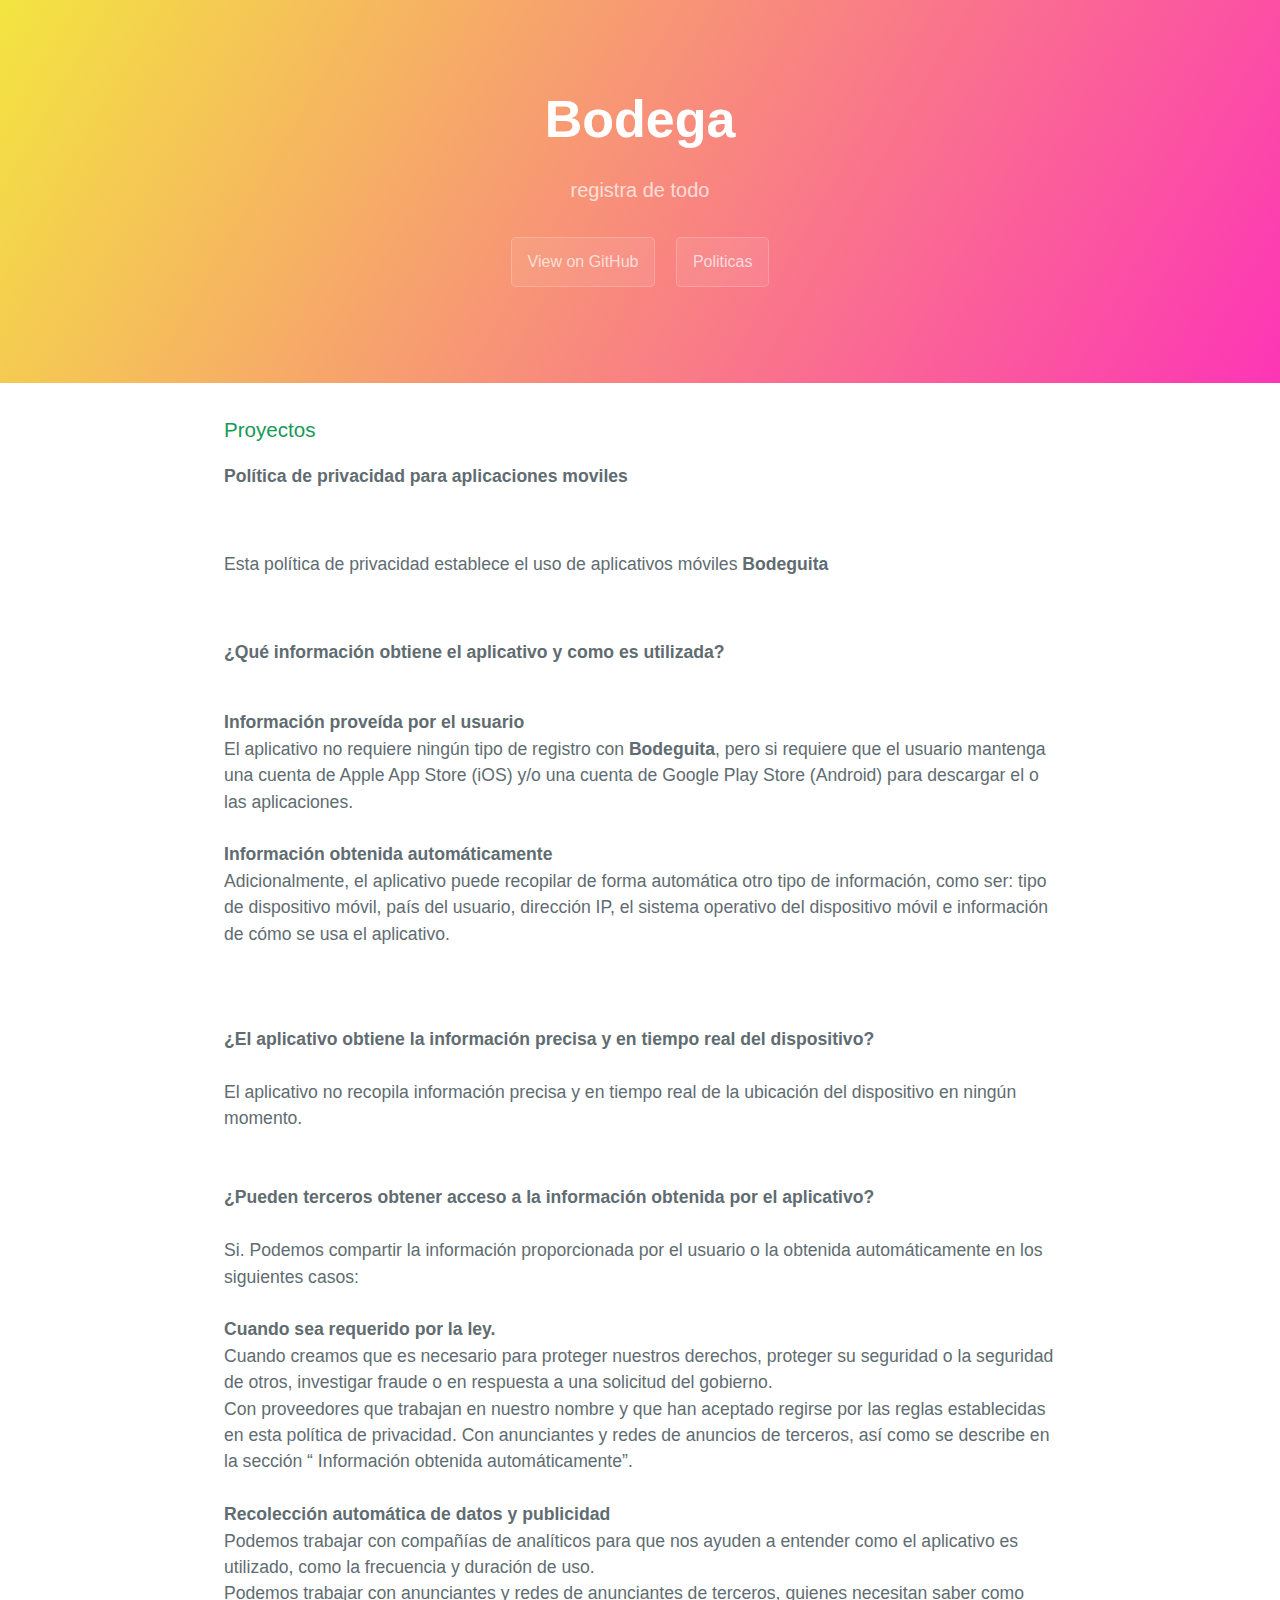
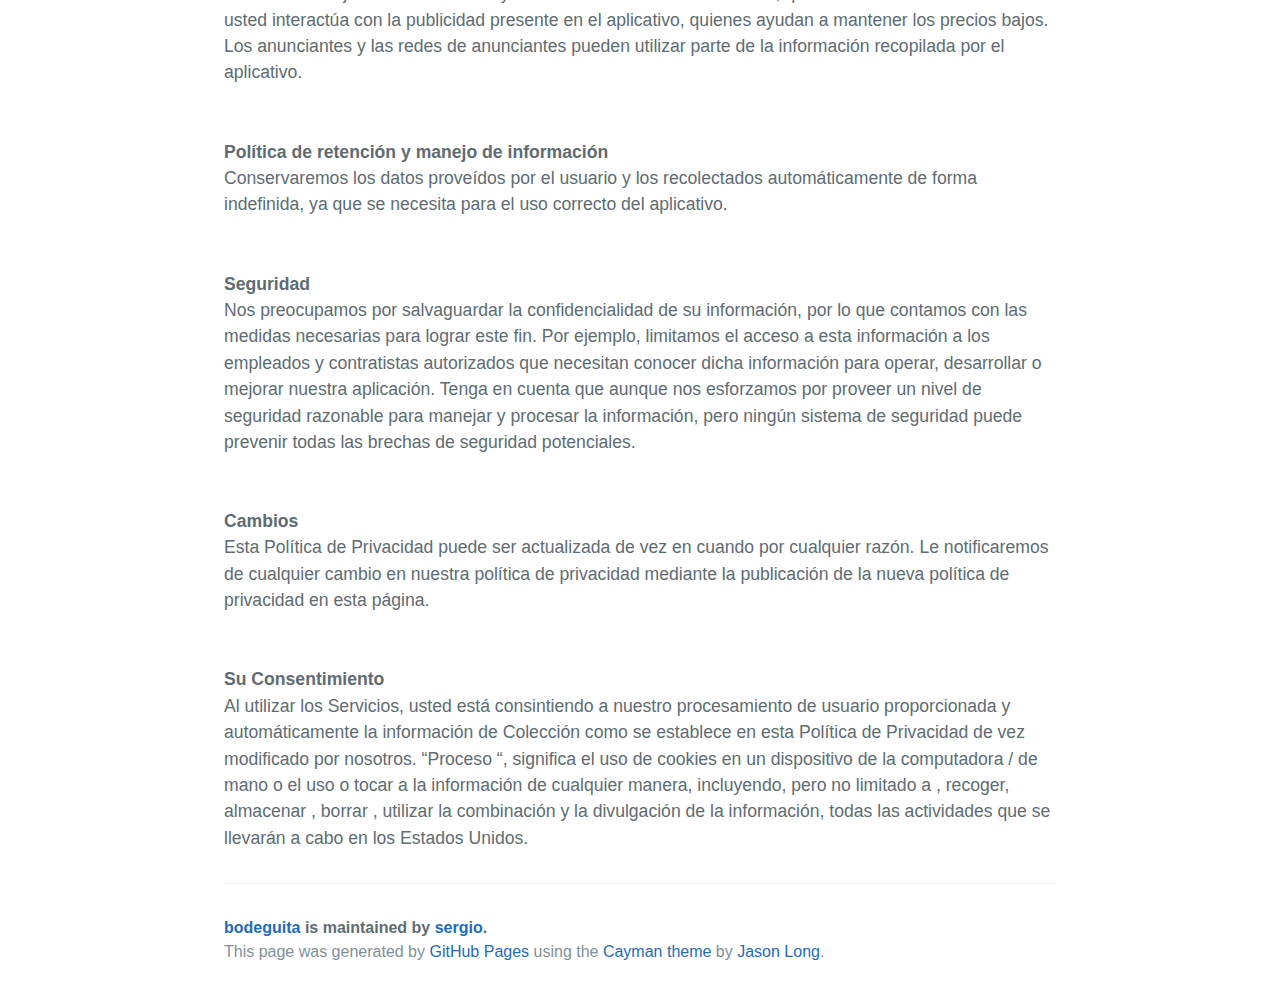
<file: index.html>
<!DOCTYPE html>

<html lang="en-us"><head><meta http-equiv="Content-Type" content="text/html; charset=UTF-8">
    
    <title>politicas de seguridad</title>
    <meta name="viewport" content="width=device-width, initial-scale=1">
    <link rel="stylesheet" type="text/css" href="./css/normalize.css" media="screen">
    <link href="./css/css" rel="stylesheet" type="text/css">
    <link rel="stylesheet" type="text/css" href="./css/stylesheet.css" media="screen">
    <link rel="stylesheet" type="text/css" href="./css/github-light.css" media="screen">
  </head>
  <body>
    <section class="page-header">
      <h1 class="project-name">Bodega</h1>
      <h2 class="project-tagline">registra de todo</h2>
      <a href="https://sergiocris.github.io/sergio.github.io/" class="btn">View on GitHub</a>
      <a href="https://sergiocris.github.io/sergio.github.io/politicas.html" class="btn">Politicas</a>
      
      
    </section>

    <section class="main-content">
      <h3>
<a  class="anchor" href="#" aria-hidden="true"><span aria-hidden="true" class="octicon octicon-link"></span></a>Proyectos</h3>



<p><b>Política de privacidad para aplicaciones moviles</b></p><br>

<p>Esta política de privacidad establece el uso de aplicativos móviles <b>Bodeguita</b></p>


<br>



<p>
<b>¿Qué información obtiene el aplicativo y como es utilizada?</b>
</p>



<br><b>Información proveída por el usuario</b>
<br>El aplicativo no requiere ningún tipo de registro con <b>Bodeguita</b>, pero si requiere que el usuario mantenga una cuenta de Apple App Store (iOS) y/o una cuenta de Google Play Store (Android) para descargar el o las aplicaciones.


<!-- question --><br><br>

<b>Información obtenida automáticamente</b>



<br>Adicionalmente, el aplicativo puede recopilar de forma automática otro tipo de información, como ser: tipo de dispositivo móvil, país del usuario, dirección IP, el sistema operativo del dispositivo móvil e información de cómo se usa el aplicativo.


<!-- question --><br><br>
<br>
<br><b>¿El aplicativo obtiene la información precisa y en tiempo real del dispositivo?</b>
<br>
<br>El aplicativo no recopila información precisa y en tiempo real de la ubicación del dispositivo en ningún momento.


<!-- question --><br><br>
<br>
<b>¿Pueden terceros obtener acceso a la información obtenida por el aplicativo?</b>
<br>
<br>Si.  Podemos compartir la información proporcionada por el usuario o la obtenida automáticamente en los siguientes casos:



<!-- subtitulo --><br><br>
<b>Cuando sea requerido por la ley.</b>
<br>
Cuando creamos que es necesario para proteger nuestros derechos, proteger su seguridad o la seguridad de otros, investigar fraude o en respuesta a una solicitud del gobierno.
<br>
Con proveedores que trabajan en nuestro nombre y que han aceptado regirse por las reglas establecidas en esta política de privacidad.
Con anunciantes y redes de anuncios de terceros, así como se describe en la sección “ Información obtenida automáticamente”.


<!-- subtitulo --><br><br>
<b>Recolección automática de datos y publicidad</b>
<br>
Podemos trabajar con compañías de analíticos para que nos ayuden a entender como el aplicativo es utilizado, como la frecuencia y duración de uso.
<br>
Podemos trabajar con anunciantes y redes de anunciantes de terceros, quienes necesitan saber como usted interactúa con la publicidad presente en el aplicativo, quienes ayudan a mantener los precios bajos.  Los anunciantes y las redes de anunciantes pueden utilizar parte de la información recopilada por el aplicativo.


<!-- subtitulo --><br><br>
<br>
<b>Política de retención y manejo de información</b>
<br>
Conservaremos los datos proveídos por el usuario y los recolectados automáticamente de forma indefinida, ya que se necesita para el uso correcto del aplicativo.



<!-- question --><br><br>
<br>
<b>Seguridad</b>
<br>
Nos preocupamos por  salvaguardar la confidencialidad de su información, por lo que contamos con las medidas necesarias para lograr este fin.  Por ejemplo, limitamos el acceso a esta información a los empleados y contratistas autorizados que necesitan conocer dicha información para operar, desarrollar o mejorar nuestra aplicación. Tenga en cuenta que aunque nos esforzamos por proveer un nivel de seguridad razonable para manejar y procesar la información, pero ningún sistema de seguridad puede prevenir todas las brechas de seguridad potenciales.

<!-- question --><br><br>
<br>
<b>Cambios</b>
<br>
Esta Política de Privacidad puede ser actualizada de vez en cuando por cualquier razón. Le notificaremos de cualquier cambio en nuestra política de privacidad mediante la publicación de la nueva política de privacidad en esta página.

<!-- question --><br><br>
<br>
<b>Su Consentimiento</b>
<br>
Al utilizar los Servicios, usted está consintiendo a nuestro procesamiento de usuario proporcionada y automáticamente la información de Colección como se establece en esta Política de Privacidad de vez modificado por nosotros. “Proceso “, significa el uso de cookies en un dispositivo de la computadora / de mano o el uso o tocar a la información de cualquier manera, incluyendo, pero no limitado a , recoger, almacenar , borrar , utilizar la combinación y la divulgación de la información, todas las actividades que se llevarán a cabo en los Estados Unidos.




      <footer class="site-footer">
        <span class="site-footer-owner"><a href="#">bodeguita</a> is maintained by <a href="https://github.com/sergiocris">sergio</a>.</span>

        <span class="site-footer-credits">This page was generated by <a href="https://pages.github.com/">GitHub Pages</a> using the <a href="https://github.com/jasonlong/cayman-theme">Cayman theme</a> by <a href="https://twitter.com/jasonlong">Jason Long</a>.</span>
      </footer>

    </section>


  

</body></html>
</file>
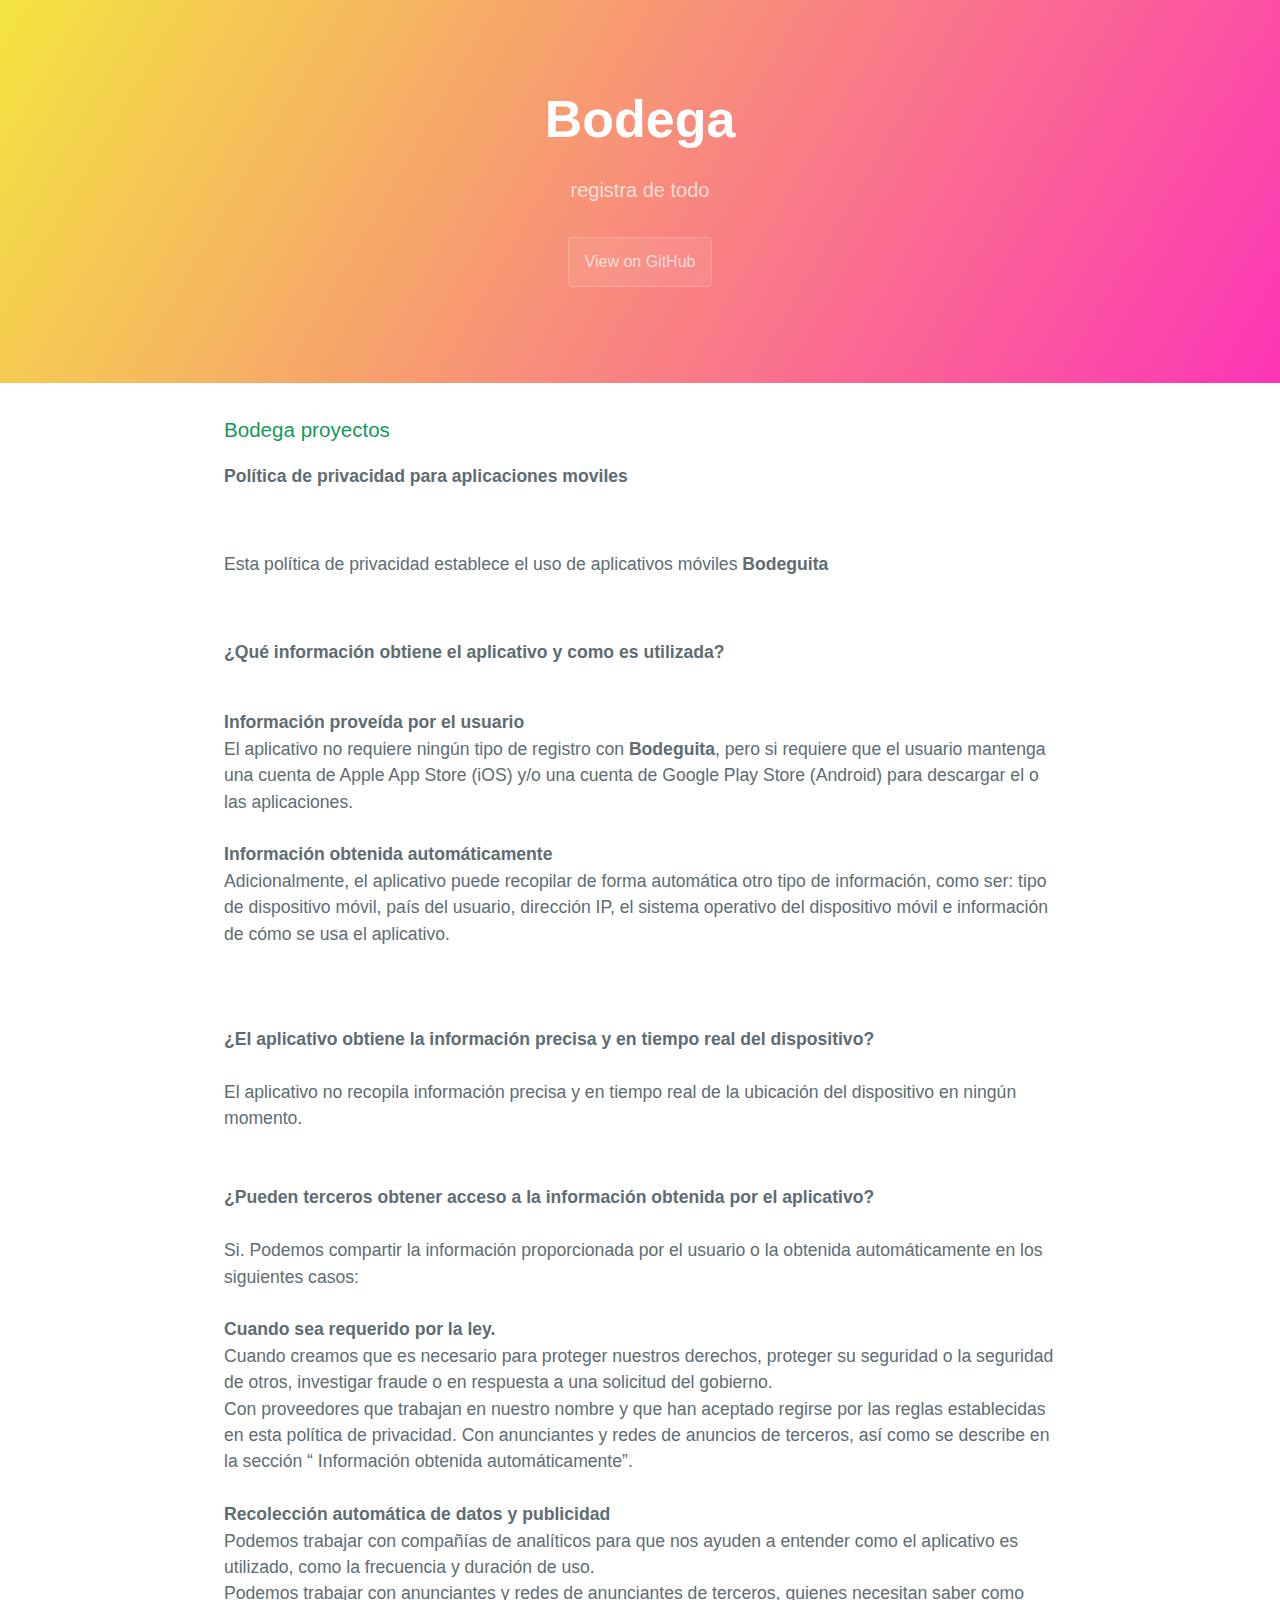
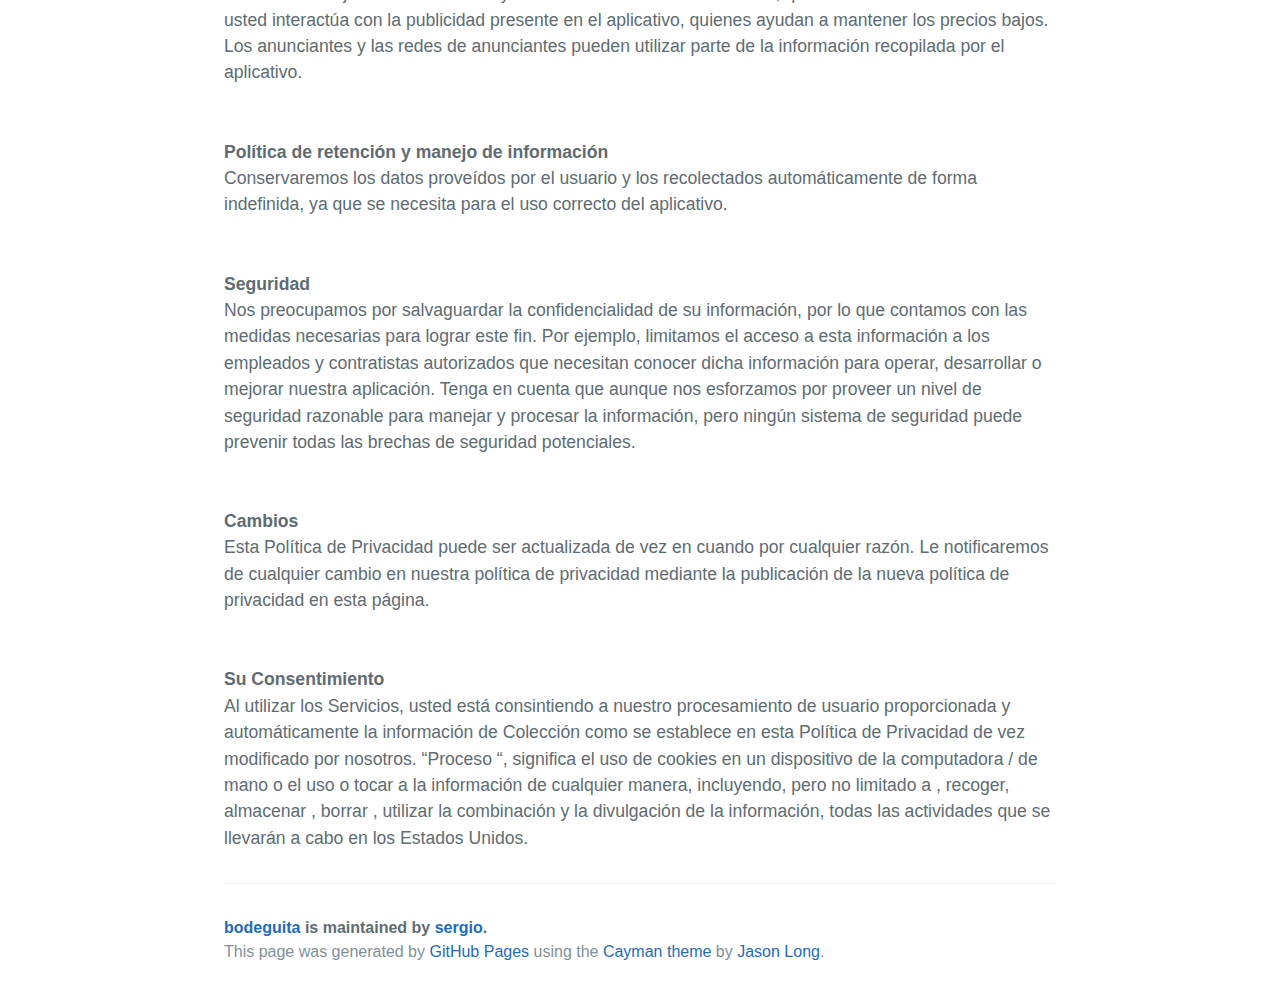
<file: politicas.html>
<!DOCTYPE html>

<html lang="en-us"><head><meta http-equiv="Content-Type" content="text/html; charset=UTF-8">
    
    <title>politicas de seguridad</title>
    <meta name="viewport" content="width=device-width, initial-scale=1">
    <link rel="stylesheet" type="text/css" href="./css/normalize.css" media="screen">
    <link href="./css/css" rel="stylesheet" type="text/css">
    <link rel="stylesheet" type="text/css" href="./css/stylesheet.css" media="screen">
    <link rel="stylesheet" type="text/css" href="./css/github-light.css" media="screen">
  </head>
  <body>
    <section class="page-header">
      <h1 class="project-name">Bodega</h1>
      <h2 class="project-tagline">registra de todo</h2>
      <a href="https://sergiocris.github.io/sergio.github.io/" class="btn">View on GitHub</a>
      
      
    </section>

    <section class="main-content">
      <h3>
<a  class="anchor" href="#" aria-hidden="true"><span aria-hidden="true" class="octicon octicon-link"></span></a>Bodega proyectos</h3>



<p><b>Política de privacidad para aplicaciones moviles</b></p><br>

<p>Esta política de privacidad establece el uso de aplicativos móviles <b>Bodeguita</b></p>


<br>



<p>
<b>¿Qué información obtiene el aplicativo y como es utilizada?</b>
</p>



<br><b>Información proveída por el usuario</b>
<br>El aplicativo no requiere ningún tipo de registro con <b>Bodeguita</b>, pero si requiere que el usuario mantenga una cuenta de Apple App Store (iOS) y/o una cuenta de Google Play Store (Android) para descargar el o las aplicaciones.


<!-- question --><br><br>

<b>Información obtenida automáticamente</b>



<br>Adicionalmente, el aplicativo puede recopilar de forma automática otro tipo de información, como ser: tipo de dispositivo móvil, país del usuario, dirección IP, el sistema operativo del dispositivo móvil e información de cómo se usa el aplicativo.


<!-- question --><br><br>
<br>
<br><b>¿El aplicativo obtiene la información precisa y en tiempo real del dispositivo?</b>
<br>
<br>El aplicativo no recopila información precisa y en tiempo real de la ubicación del dispositivo en ningún momento.


<!-- question --><br><br>
<br>
<b>¿Pueden terceros obtener acceso a la información obtenida por el aplicativo?</b>
<br>
<br>Si.  Podemos compartir la información proporcionada por el usuario o la obtenida automáticamente en los siguientes casos:



<!-- subtitulo --><br><br>
<b>Cuando sea requerido por la ley.</b>
<br>
Cuando creamos que es necesario para proteger nuestros derechos, proteger su seguridad o la seguridad de otros, investigar fraude o en respuesta a una solicitud del gobierno.
<br>
Con proveedores que trabajan en nuestro nombre y que han aceptado regirse por las reglas establecidas en esta política de privacidad.
Con anunciantes y redes de anuncios de terceros, así como se describe en la sección “ Información obtenida automáticamente”.


<!-- subtitulo --><br><br>
<b>Recolección automática de datos y publicidad</b>
<br>
Podemos trabajar con compañías de analíticos para que nos ayuden a entender como el aplicativo es utilizado, como la frecuencia y duración de uso.
<br>
Podemos trabajar con anunciantes y redes de anunciantes de terceros, quienes necesitan saber como usted interactúa con la publicidad presente en el aplicativo, quienes ayudan a mantener los precios bajos.  Los anunciantes y las redes de anunciantes pueden utilizar parte de la información recopilada por el aplicativo.


<!-- subtitulo --><br><br>
<br>
<b>Política de retención y manejo de información</b>
<br>
Conservaremos los datos proveídos por el usuario y los recolectados automáticamente de forma indefinida, ya que se necesita para el uso correcto del aplicativo.



<!-- question --><br><br>
<br>
<b>Seguridad</b>
<br>
Nos preocupamos por  salvaguardar la confidencialidad de su información, por lo que contamos con las medidas necesarias para lograr este fin.  Por ejemplo, limitamos el acceso a esta información a los empleados y contratistas autorizados que necesitan conocer dicha información para operar, desarrollar o mejorar nuestra aplicación. Tenga en cuenta que aunque nos esforzamos por proveer un nivel de seguridad razonable para manejar y procesar la información, pero ningún sistema de seguridad puede prevenir todas las brechas de seguridad potenciales.

<!-- question --><br><br>
<br>
<b>Cambios</b>
<br>
Esta Política de Privacidad puede ser actualizada de vez en cuando por cualquier razón. Le notificaremos de cualquier cambio en nuestra política de privacidad mediante la publicación de la nueva política de privacidad en esta página.

<!-- question --><br><br>
<br>
<b>Su Consentimiento</b>
<br>
Al utilizar los Servicios, usted está consintiendo a nuestro procesamiento de usuario proporcionada y automáticamente la información de Colección como se establece en esta Política de Privacidad de vez modificado por nosotros. “Proceso “, significa el uso de cookies en un dispositivo de la computadora / de mano o el uso o tocar a la información de cualquier manera, incluyendo, pero no limitado a , recoger, almacenar , borrar , utilizar la combinación y la divulgación de la información, todas las actividades que se llevarán a cabo en los Estados Unidos.




      <footer class="site-footer">
        <span class="site-footer-owner"><a href="#">bodeguita</a> is maintained by <a href="https://github.com/sergiocris">sergio</a>.</span>

        <span class="site-footer-credits">This page was generated by <a href="https://pages.github.com/">GitHub Pages</a> using the <a href="https://github.com/jasonlong/cayman-theme">Cayman theme</a> by <a href="https://twitter.com/jasonlong">Jason Long</a>.</span>
      </footer>

    </section>


  

</body></html>
</file>
<file: css/stylesheet.css>
* {
  box-sizing: border-box; }

body {
  padding: 0;
  margin: 0;
  font-family: "Open Sans", "Helvetica Neue", Helvetica, Arial, sans-serif;
  font-size: 16px;
  line-height: 1.5;
  color: #606c71; }

a {
  color: #1e6bb8;
  text-decoration: none; }
  a:hover {
    text-decoration: underline; }

a.redes {
  color: #cccccc;
  text-decoration: none; }
  a.redes:hover {
    text-decoration: none; }

.btn {
  display: inline-block;
  margin-bottom: 1rem;
  color: rgba(255, 255, 255, 0.7);
  background-color: rgba(255, 255, 255, 0.08);
  border-color: rgba(255, 255, 255, 0.2);
  border-style: solid;
  border-width: 1px;
  border-radius: 0.3rem;
  transition: color 0.2s, background-color 0.2s, border-color 0.2s; }
  .btn + .btn {
    margin-left: 1rem; }

.btn:hover {
  color: rgba(255, 255, 255, 0.8);
  text-decoration: none;
  background-color: rgba(255, 255, 255, 0.2);
  border-color: rgba(255, 255, 255, 0.3); }

@media screen and (min-width: 64em) {
  .btn {
    padding: 0.75rem 1rem; } }

@media screen and (min-width: 42em) and (max-width: 64em) {
  .btn {
    padding: 0.6rem 0.9rem;
    font-size: 0.9rem; } }

@media screen and (max-width: 42em) {
  .btn {
    display: block;
    width: 100%;
    padding: 0.75rem;
    font-size: 0.9rem; }
    .btn + .btn {
      margin-top: 1rem;
      margin-left: 0; } }

.page-header {
    color: #fff;
    text-align: center;
    background-color: #159957;
    background-image: linear-gradient(120deg, #f3e540, #fd35b6);
}

@media screen and (min-width: 64em) {
  .page-header {
    padding: 5rem 6rem; } }

@media screen and (min-width: 42em) and (max-width: 64em) {
  .page-header {
    padding: 3rem 4rem; } }

@media screen and (max-width: 42em) {
  .page-header {
    padding: 2rem 1rem; } }

.project-name {
  margin-top: 0;
  margin-bottom: 0.1rem; }

@media screen and (min-width: 64em) {
  .project-name {
    font-size: 3.25rem; } }

@media screen and (min-width: 42em) and (max-width: 64em) {
  .project-name {
    font-size: 2.25rem; } }

@media screen and (max-width: 42em) {
  .project-name {
    font-size: 1.75rem; } }

.project-tagline {
  margin-bottom: 2rem;
  font-weight: normal;
  opacity: 0.7; }

@media screen and (min-width: 64em) {
  .project-tagline {
    font-size: 1.25rem; } }

@media screen and (min-width: 42em) and (max-width: 64em) {
  .project-tagline {
    font-size: 1.15rem; } }

@media screen and (max-width: 42em) {
  .project-tagline {
    font-size: 1rem; } }

.main-content :first-child {
  margin-top: 0; }
.main-content img {
  max-width: 100%; }
.main-content h1, .main-content h2, .main-content h3, .main-content h4, .main-content h5, .main-content h6 {
  margin-top: 2rem;
  margin-bottom: 1rem;
  font-weight: normal;
  color: #159957; }
.main-content p {
  margin-bottom: 1em; }
.main-content code {
  padding: 2px 4px;
  font-family: Consolas, "Liberation Mono", Menlo, Courier, monospace;
  font-size: 0.9rem;
  color: #383e41;
  background-color: #f3f6fa;
  border-radius: 0.3rem; }
.main-content pre {
  padding: 0.8rem;
  margin-top: 0;
  margin-bottom: 1rem;
  font: 1rem Consolas, "Liberation Mono", Menlo, Courier, monospace;
  color: #567482;
  word-wrap: normal;
  background-color: #f3f6fa;
  border: solid 1px #dce6f0;
  border-radius: 0.3rem; }
  .main-content pre > code {
    padding: 0;
    margin: 0;
    font-size: 0.9rem;
    color: #567482;
    word-break: normal;
    white-space: pre;
    background: transparent;
    border: 0; }
.main-content .highlight {
  margin-bottom: 1rem; }
  .main-content .highlight pre {
    margin-bottom: 0;
    word-break: normal; }
.main-content .highlight pre, .main-content pre {
  padding: 0.8rem;
  overflow: auto;
  font-size: 0.9rem;
  line-height: 1.45;
  border-radius: 0.3rem; }
.main-content pre code, .main-content pre tt {
  display: inline;
  max-width: initial;
  padding: 0;
  margin: 0;
  overflow: initial;
  line-height: inherit;
  word-wrap: normal;
  background-color: transparent;
  border: 0; }
  .main-content pre code:before, .main-content pre code:after, .main-content pre tt:before, .main-content pre tt:after {
    content: normal; }
.main-content ul, .main-content ol {
  margin-top: 0; }
.main-content blockquote {
  padding: 0 1rem;
  margin-left: 0;
  color: #819198;
  border-left: 0.3rem solid #dce6f0; }
  .main-content blockquote > :first-child {
    margin-top: 0; }
  .main-content blockquote > :last-child {
    margin-bottom: 0; }
.main-content table {
  display: block;
  width: 100%;
  overflow: auto;
  word-break: normal;
  word-break: keep-all; }
  .main-content table th {
    font-weight: bold; }
  .main-content table th, .main-content table td {
    padding: 0.5rem 1rem;
    border: 1px solid #e9ebec; }
.main-content dl {
  padding: 0; }
  .main-content dl dt {
    padding: 0;
    margin-top: 1rem;
    font-size: 1rem;
    font-weight: bold; }
  .main-content dl dd {
    padding: 0;
    margin-bottom: 1rem; }
.main-content hr {
  height: 2px;
  padding: 0;
  margin: 1rem 0;
  background-color: #eff0f1;
  border: 0; }

@media screen and (min-width: 64em) {
  .main-content {
    max-width: 64rem;
    padding: 2rem 6rem;
    margin: 0 auto;
    font-size: 1.1rem; } }

@media screen and (min-width: 42em) and (max-width: 64em) {
  .main-content {
    padding: 2rem 4rem;
    font-size: 1.1rem; } }

@media screen and (max-width: 42em) {
  .main-content {
    padding: 2rem 1rem;
    font-size: 1rem; } }

.site-footer {
  padding-top: 2rem;
  margin-top: 2rem;
  border-top: solid 1px #eff0f1; }

.site-footer-owner {
  display: block;
  font-weight: bold; }

.site-footer-credits {
  color: #819198; }

@media screen and (min-width: 64em) {
  .site-footer {
    font-size: 1rem; } }

@media screen and (min-width: 42em) and (max-width: 64em) {
  .site-footer {
    font-size: 1rem; } }

@media screen and (max-width: 42em) {
  .site-footer {
    font-size: 0.9rem; } }
</file>
<file: css/github-light.css>
/*
The MIT License (MIT)

Copyright (c) 2016 GitHub, Inc.

Permission is hereby granted, free of charge, to any person obtaining a copy
of this software and associated documentation files (the "Software"), to deal
in the Software without restriction, including without limitation the rights
to use, copy, modify, merge, publish, distribute, sublicense, and/or sell
copies of the Software, and to permit persons to whom the Software is
furnished to do so, subject to the following conditions:

The above copyright notice and this permission notice shall be included in all
copies or substantial portions of the Software.

THE SOFTWARE IS PROVIDED "AS IS", WITHOUT WARRANTY OF ANY KIND, EXPRESS OR
IMPLIED, INCLUDING BUT NOT LIMITED TO THE WARRANTIES OF MERCHANTABILITY,
FITNESS FOR A PARTICULAR PURPOSE AND NONINFRINGEMENT. IN NO EVENT SHALL THE
AUTHORS OR COPYRIGHT HOLDERS BE LIABLE FOR ANY CLAIM, DAMAGES OR OTHER
LIABILITY, WHETHER IN AN ACTION OF CONTRACT, TORT OR OTHERWISE, ARISING FROM,
OUT OF OR IN CONNECTION WITH THE SOFTWARE OR THE USE OR OTHER DEALINGS IN THE
SOFTWARE.

*/

.pl-c /* comment */ {
  color: #969896;
}

.pl-c1 /* constant, variable.other.constant, support, meta.property-name, support.constant, support.variable, meta.module-reference, markup.raw, meta.diff.header */,
.pl-s .pl-v /* string variable */ {
  color: #0086b3;
}

.pl-e /* entity */,
.pl-en /* entity.name */ {
  color: #795da3;
}

.pl-smi /* variable.parameter.function, storage.modifier.package, storage.modifier.import, storage.type.java, variable.other */,
.pl-s .pl-s1 /* string source */ {
  color: #333;
}

.pl-ent /* entity.name.tag */ {
  color: #63a35c;
}

.pl-k /* keyword, storage, storage.type */ {
  color: #a71d5d;
}

.pl-s /* string */,
.pl-pds /* punctuation.definition.string, string.regexp.character-class */,
.pl-s .pl-pse .pl-s1 /* string punctuation.section.embedded source */,
.pl-sr /* string.regexp */,
.pl-sr .pl-cce /* string.regexp constant.character.escape */,
.pl-sr .pl-sre /* string.regexp source.ruby.embedded */,
.pl-sr .pl-sra /* string.regexp string.regexp.arbitrary-repitition */ {
  color: #183691;
}

.pl-v /* variable */ {
  color: #ed6a43;
}

.pl-id /* invalid.deprecated */ {
  color: #b52a1d;
}

.pl-ii /* invalid.illegal */ {
  color: #f8f8f8;
  background-color: #b52a1d;
}

.pl-sr .pl-cce /* string.regexp constant.character.escape */ {
  font-weight: bold;
  color: #63a35c;
}

.pl-ml /* markup.list */ {
  color: #693a17;
}

.pl-mh /* markup.heading */,
.pl-mh .pl-en /* markup.heading entity.name */,
.pl-ms /* meta.separator */ {
  font-weight: bold;
  color: #1d3e81;
}

.pl-mq /* markup.quote */ {
  color: #008080;
}

.pl-mi /* markup.italic */ {
  font-style: italic;
  color: #333;
}

.pl-mb /* markup.bold */ {
  font-weight: bold;
  color: #333;
}

.pl-md /* markup.deleted, meta.diff.header.from-file */ {
  color: #bd2c00;
  background-color: #ffecec;
}

.pl-mi1 /* markup.inserted, meta.diff.header.to-file */ {
  color: #55a532;
  background-color: #eaffea;
}

.pl-mdr /* meta.diff.range */ {
  font-weight: bold;
  color: #795da3;
}

.pl-mo /* meta.output */ {
  color: #1d3e81;
}
</file>
